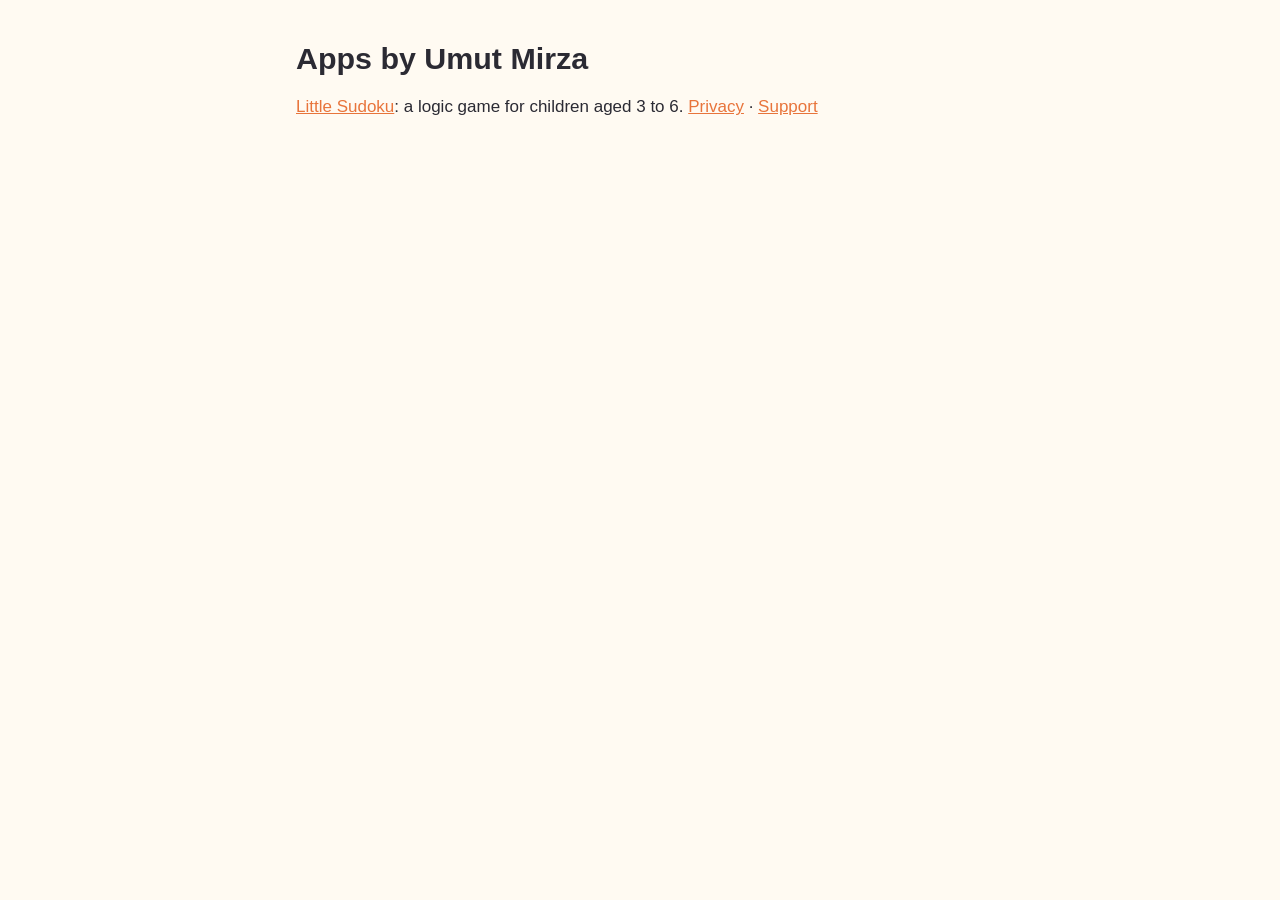
<file: index.html>
<!doctype html>
<html lang="en"><head><meta charset="utf-8"><meta name="viewport" content="width=device-width, initial-scale=1">
<title>Umut Mirza Apps</title><link rel="stylesheet" href="little-sudoku/style.css"></head>
<body><main>
<h1>Apps by Umut Mirza</h1>
<p><a href="little-sudoku/">Little Sudoku</a>: a logic game for children aged 3 to 6. <a href="little-sudoku/privacy.html">Privacy</a> · <a href="little-sudoku/support.html">Support</a></p>
</main></body></html>
</file>
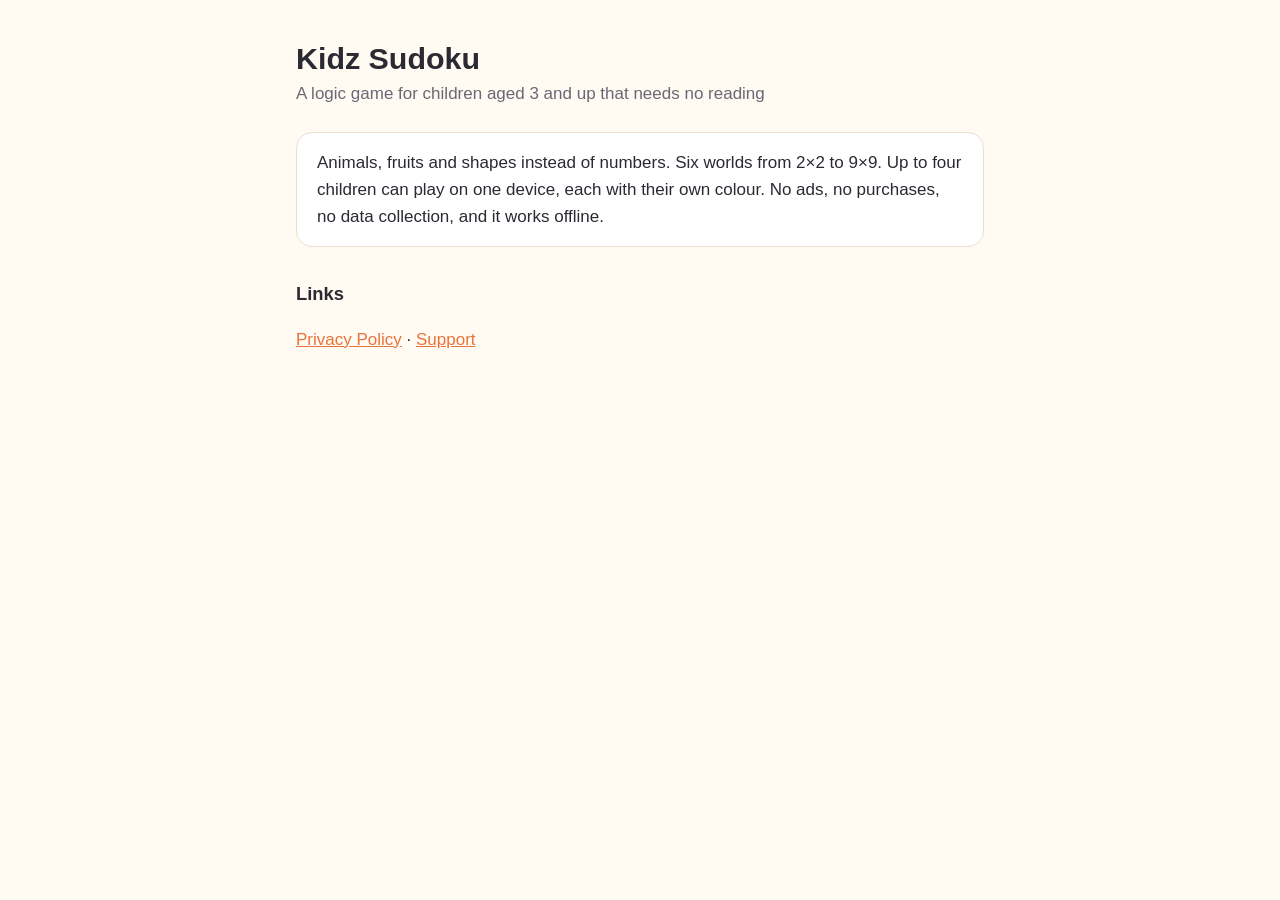
<file: little-sudoku/index.html>
<!doctype html>
<html lang="en"><head><meta charset="utf-8"><meta name="viewport" content="width=device-width, initial-scale=1">
<title>Kidz Sudoku</title><link rel="stylesheet" href="style.css"></head>
<body><main>
<h1>Kidz Sudoku</h1>
<p class="meta">A logic game for children aged 3 and up that needs no reading</p>
<div class="card">Animals, fruits and shapes instead of numbers. Six worlds from 2×2 to 9×9. Up to four children can play on one device, each with their own colour. No ads, no purchases, no data collection, and it works offline.</div>
<h2>Links</h2>
<p><a href="privacy.html">Privacy Policy</a> · <a href="support.html">Support</a></p>
</main></body></html>
</file>
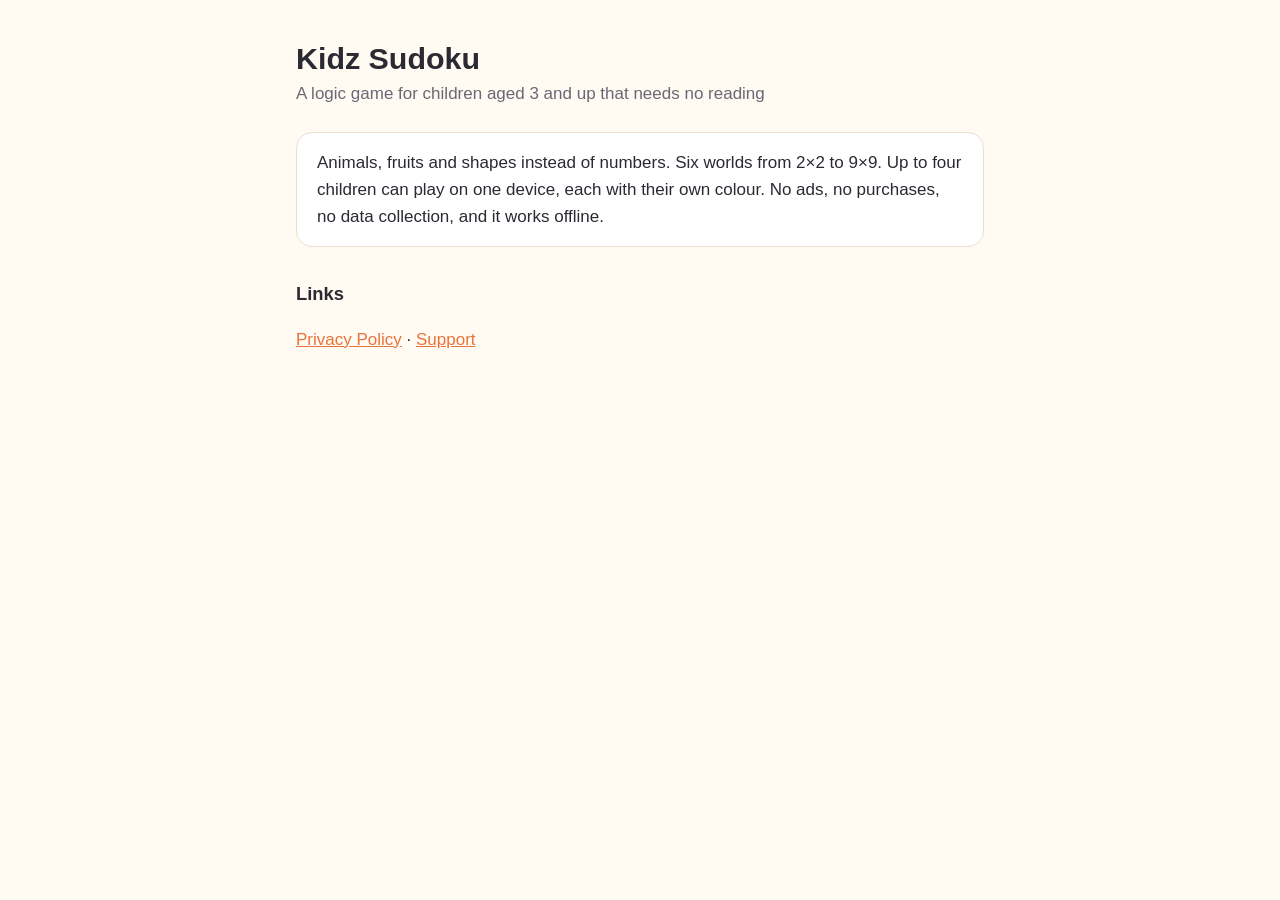
<file: sudoku-kids/index.html>
<!doctype html><html lang="en"><head><meta charset="utf-8"><title>Little Sudoku</title><meta http-equiv="refresh" content="0; url=/little-sudoku/"><link rel="canonical" href="https://umirza00.github.io/little-sudoku/"></head><body><p>This page moved to <a href="/little-sudoku/">Little Sudoku</a>.</p></body></html>
</file>
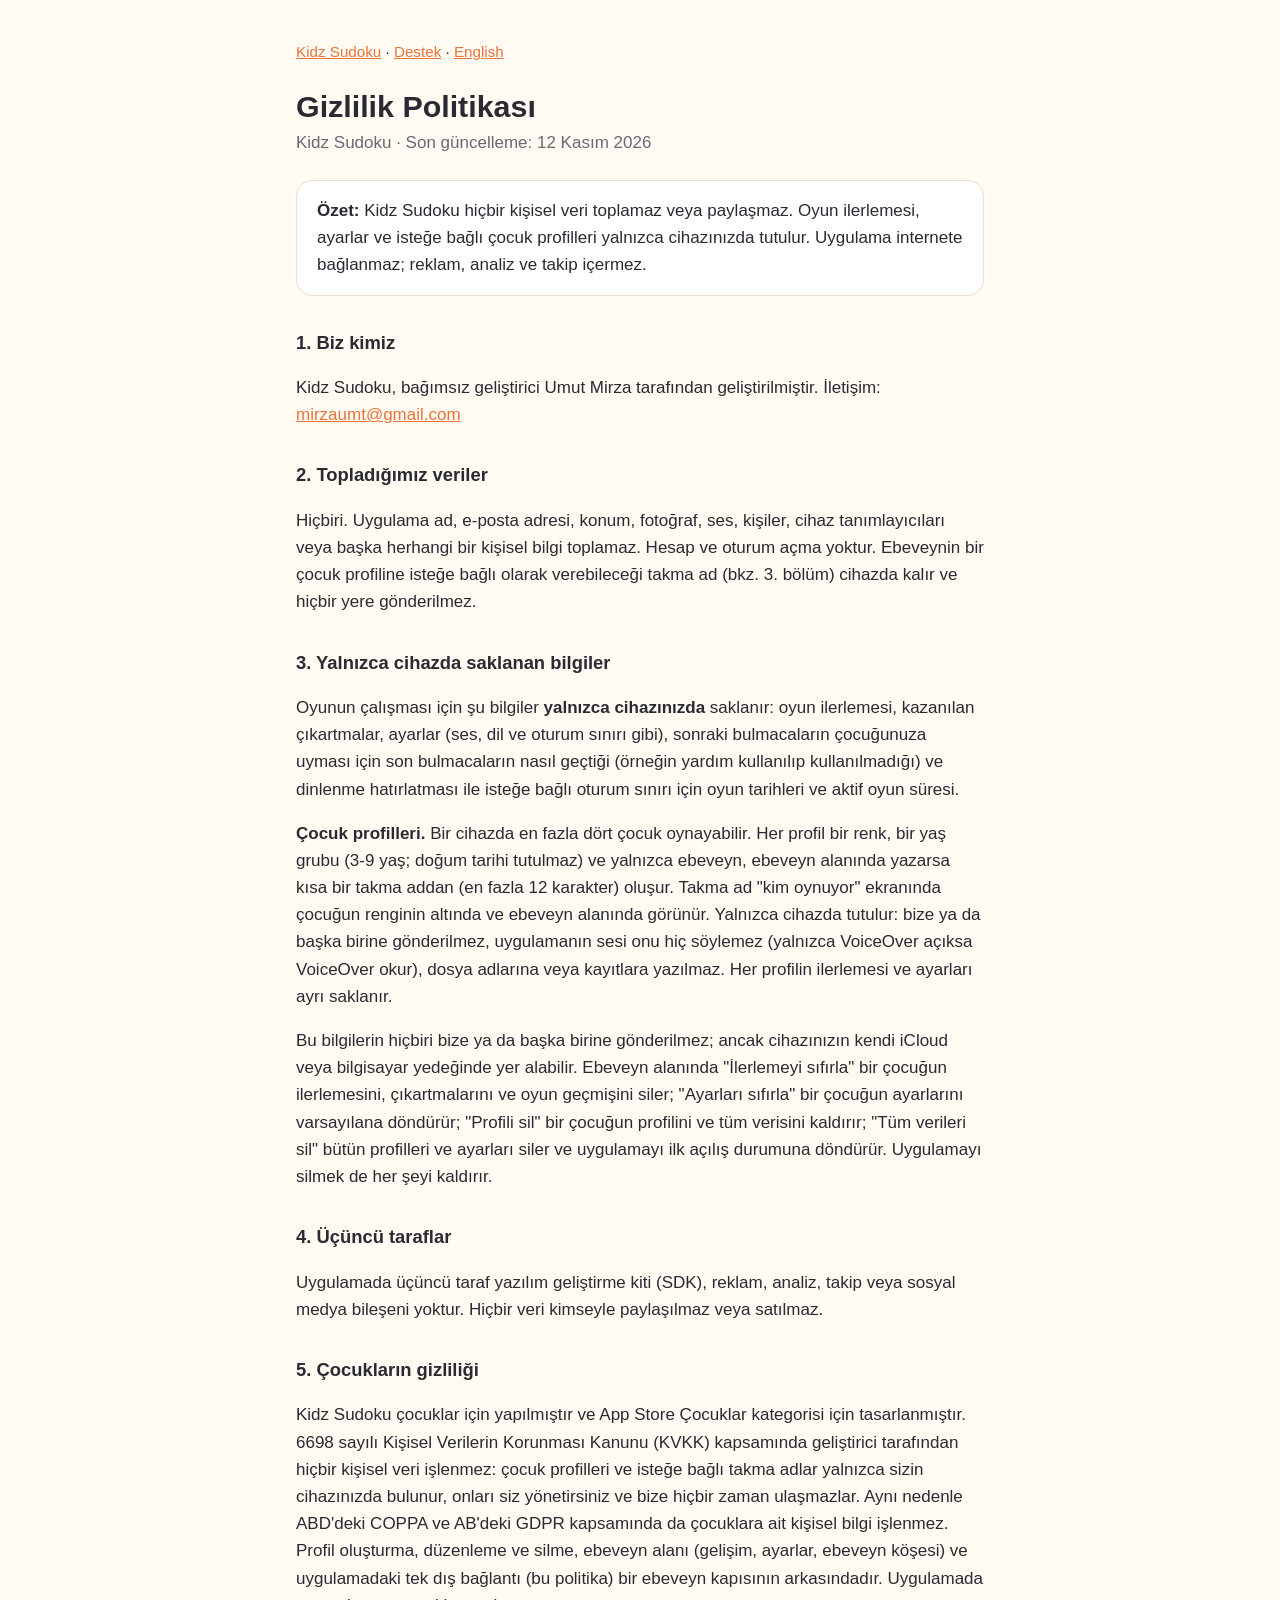
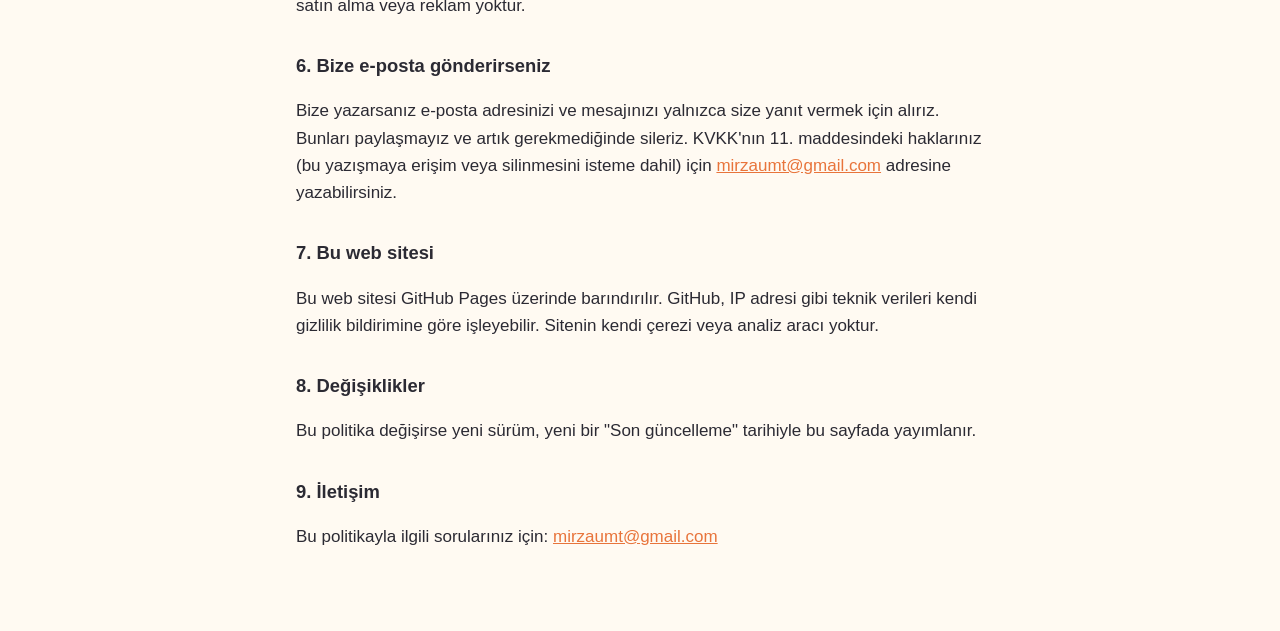
<file: little-sudoku/privacy-tr.html>
<!doctype html>
<html lang="tr"><head><meta charset="utf-8"><meta name="viewport" content="width=device-width, initial-scale=1">
<title>Kidz Sudoku Gizlilik Politikası</title><link rel="stylesheet" href="style.css"></head>
<body><main>
<nav><a href="./">Kidz Sudoku</a> · <a href="support.html">Destek</a> · <a href="privacy.html" hreflang="en">English</a></nav>
<h1>Gizlilik Politikası</h1>
<p class="meta">Kidz Sudoku · Son güncelleme: 12 Kasım 2026</p>
<div class="card"><strong>Özet:</strong> Kidz Sudoku hiçbir kişisel veri toplamaz veya paylaşmaz. Oyun ilerlemesi, ayarlar ve isteğe bağlı çocuk profilleri yalnızca cihazınızda tutulur. Uygulama internete bağlanmaz; reklam, analiz ve takip içermez.</div>

<h2>1. Biz kimiz</h2>
<p>Kidz Sudoku, bağımsız geliştirici Umut Mirza tarafından geliştirilmiştir. İletişim: <a href="mailto:mirzaumt@gmail.com">mirzaumt@gmail.com</a></p>

<h2>2. Topladığımız veriler</h2>
<p>Hiçbiri. Uygulama ad, e-posta adresi, konum, fotoğraf, ses, kişiler, cihaz tanımlayıcıları veya başka herhangi bir kişisel bilgi toplamaz. Hesap ve oturum açma yoktur. Ebeveynin bir çocuk profiline isteğe bağlı olarak verebileceği takma ad (bkz. 3. bölüm) cihazda kalır ve hiçbir yere gönderilmez.</p>

<h2>3. Yalnızca cihazda saklanan bilgiler</h2>
<p>Oyunun çalışması için şu bilgiler <strong>yalnızca cihazınızda</strong> saklanır: oyun ilerlemesi, kazanılan çıkartmalar, ayarlar (ses, dil ve oturum sınırı gibi), sonraki bulmacaların çocuğunuza uyması için son bulmacaların nasıl geçtiği (örneğin yardım kullanılıp kullanılmadığı) ve dinlenme hatırlatması ile isteğe bağlı oturum sınırı için oyun tarihleri ve aktif oyun süresi.</p>
<p><strong>Çocuk profilleri.</strong> Bir cihazda en fazla dört çocuk oynayabilir. Her profil bir renk, bir yaş grubu (3-9 yaş; doğum tarihi tutulmaz) ve yalnızca ebeveyn, ebeveyn alanında yazarsa kısa bir takma addan (en fazla 12 karakter) oluşur. Takma ad "kim oynuyor" ekranında çocuğun renginin altında ve ebeveyn alanında görünür. Yalnızca cihazda tutulur: bize ya da başka birine gönderilmez, uygulamanın sesi onu hiç söylemez (yalnızca VoiceOver açıksa VoiceOver okur), dosya adlarına veya kayıtlara yazılmaz. Her profilin ilerlemesi ve ayarları ayrı saklanır.</p>
<p>Bu bilgilerin hiçbiri bize ya da başka birine gönderilmez; ancak cihazınızın kendi iCloud veya bilgisayar yedeğinde yer alabilir. Ebeveyn alanında "İlerlemeyi sıfırla" bir çocuğun ilerlemesini, çıkartmalarını ve oyun geçmişini siler; "Ayarları sıfırla" bir çocuğun ayarlarını varsayılana döndürür; "Profili sil" bir çocuğun profilini ve tüm verisini kaldırır; "Tüm verileri sil" bütün profilleri ve ayarları siler ve uygulamayı ilk açılış durumuna döndürür. Uygulamayı silmek de her şeyi kaldırır.</p>

<h2>4. Üçüncü taraflar</h2>
<p>Uygulamada üçüncü taraf yazılım geliştirme kiti (SDK), reklam, analiz, takip veya sosyal medya bileşeni yoktur. Hiçbir veri kimseyle paylaşılmaz veya satılmaz.</p>

<h2>5. Çocukların gizliliği</h2>
<p>Kidz Sudoku çocuklar için yapılmıştır ve App Store Çocuklar kategorisi için tasarlanmıştır. 6698 sayılı Kişisel Verilerin Korunması Kanunu (KVKK) kapsamında geliştirici tarafından hiçbir kişisel veri işlenmez: çocuk profilleri ve isteğe bağlı takma adlar yalnızca sizin cihazınızda bulunur, onları siz yönetirsiniz ve bize hiçbir zaman ulaşmazlar. Aynı nedenle ABD'deki COPPA ve AB'deki GDPR kapsamında da çocuklara ait kişisel bilgi işlenmez. Profil oluşturma, düzenleme ve silme, ebeveyn alanı (gelişim, ayarlar, ebeveyn köşesi) ve uygulamadaki tek dış bağlantı (bu politika) bir ebeveyn kapısının arkasındadır. Uygulamada satın alma veya reklam yoktur.</p>

<h2>6. Bize e-posta gönderirseniz</h2>
<p>Bize yazarsanız e-posta adresinizi ve mesajınızı yalnızca size yanıt vermek için alırız. Bunları paylaşmayız ve artık gerekmediğinde sileriz. KVKK'nın 11. maddesindeki haklarınız (bu yazışmaya erişim veya silinmesini isteme dahil) için <a href="mailto:mirzaumt@gmail.com">mirzaumt@gmail.com</a> adresine yazabilirsiniz.</p>

<h2>7. Bu web sitesi</h2>
<p>Bu web sitesi GitHub Pages üzerinde barındırılır. GitHub, IP adresi gibi teknik verileri kendi gizlilik bildirimine göre işleyebilir. Sitenin kendi çerezi veya analiz aracı yoktur.</p>

<h2>8. Değişiklikler</h2>
<p>Bu politika değişirse yeni sürüm, yeni bir "Son güncelleme" tarihiyle bu sayfada yayımlanır.</p>

<h2>9. İletişim</h2>
<p>Bu politikayla ilgili sorularınız için: <a href="mailto:mirzaumt@gmail.com">mirzaumt@gmail.com</a></p>
</main></body></html>
</file>
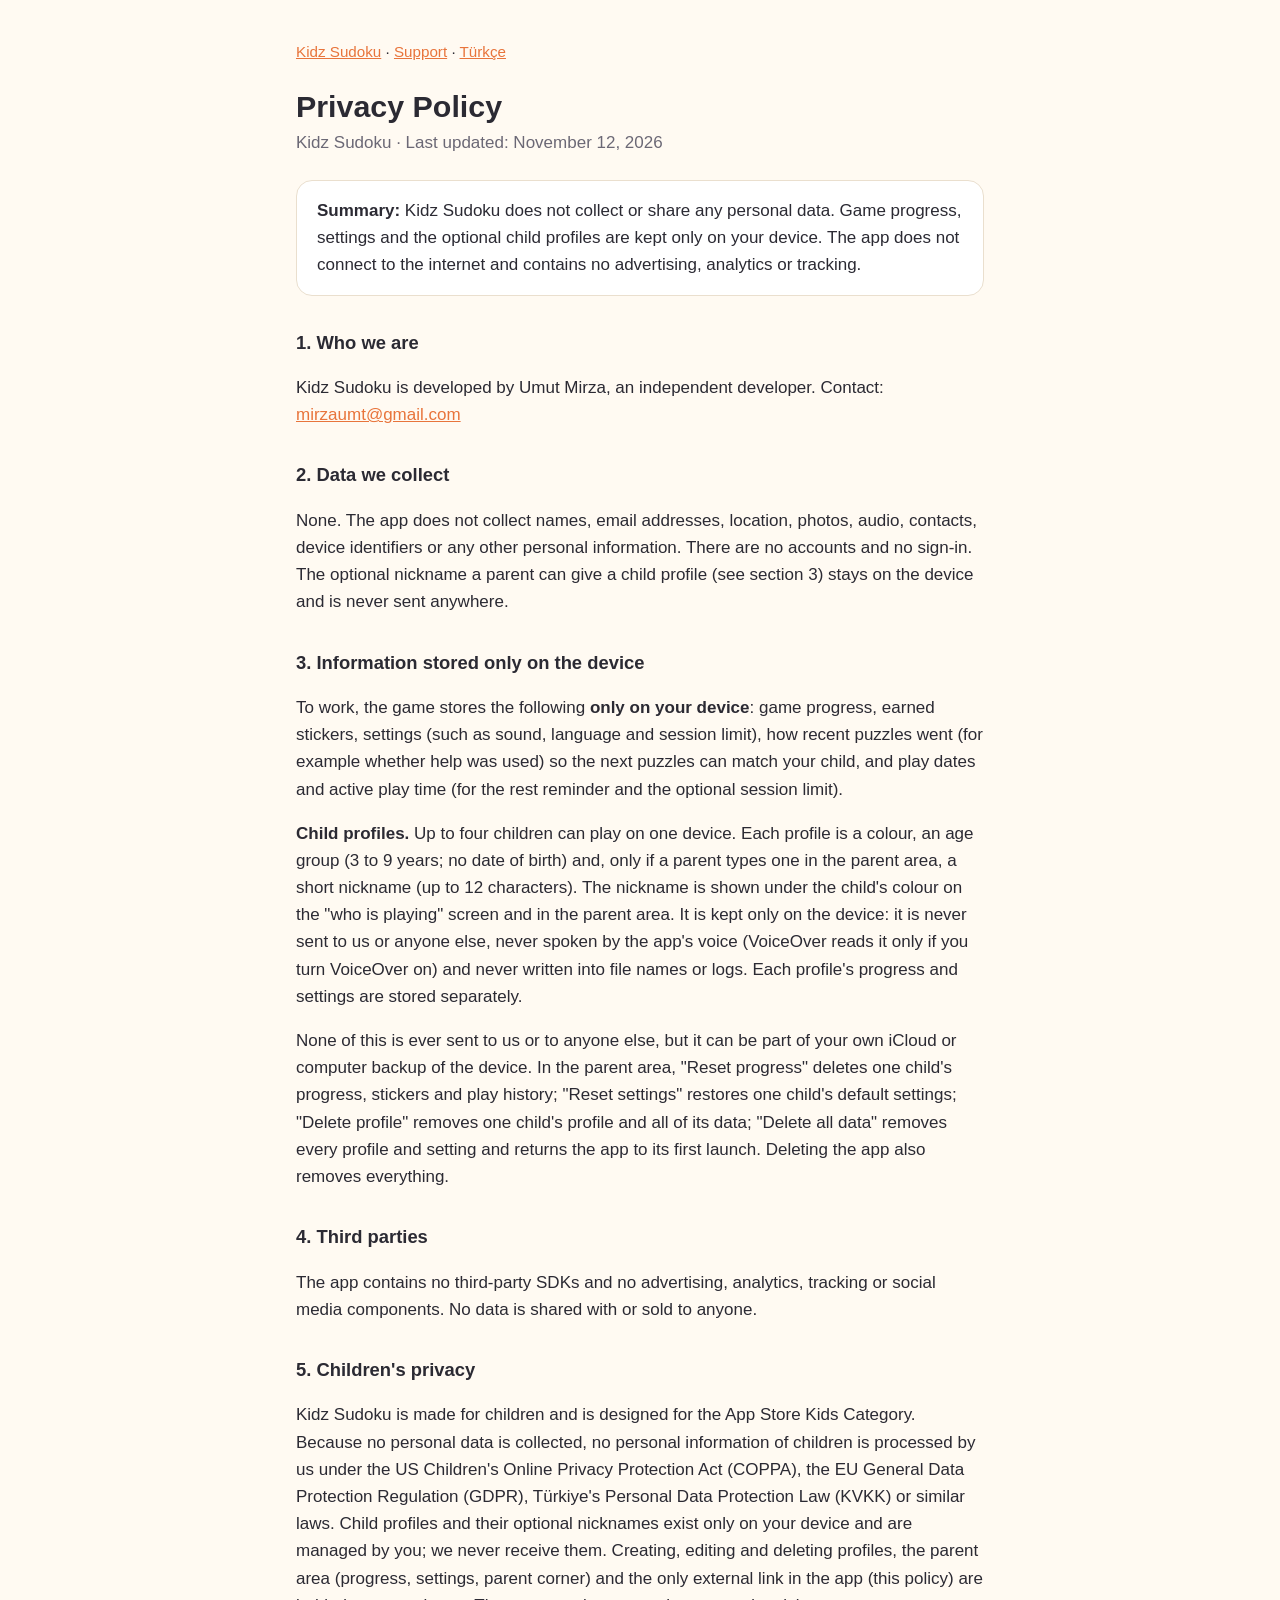
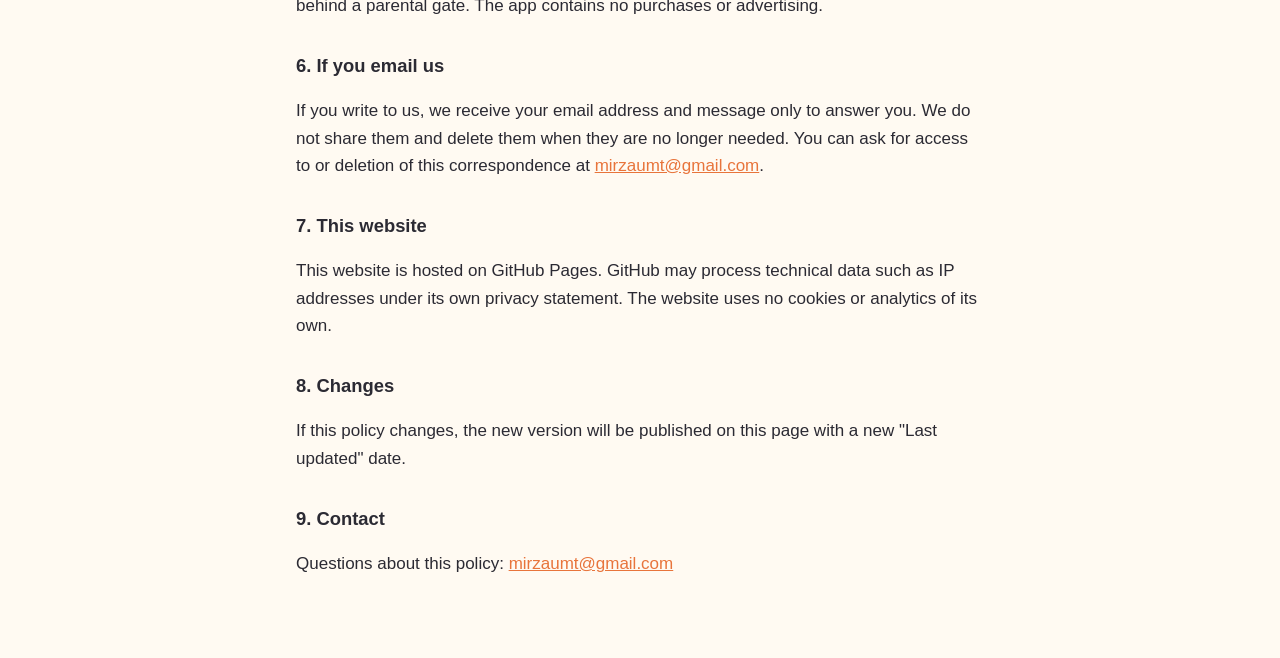
<file: little-sudoku/privacy.html>
<!doctype html>
<html lang="en"><head><meta charset="utf-8"><meta name="viewport" content="width=device-width, initial-scale=1">
<title>Kidz Sudoku Privacy Policy</title><link rel="stylesheet" href="style.css"></head>
<body><main>
<nav><a href="./">Kidz Sudoku</a> · <a href="support.html">Support</a> · <a href="privacy-tr.html" hreflang="tr">Türkçe</a></nav>
<h1>Privacy Policy</h1>
<p class="meta">Kidz Sudoku · Last updated: November 12, 2026</p>
<div class="card"><strong>Summary:</strong> Kidz Sudoku does not collect or share any personal data. Game progress, settings and the optional child profiles are kept only on your device. The app does not connect to the internet and contains no advertising, analytics or tracking.</div>

<h2>1. Who we are</h2>
<p>Kidz Sudoku is developed by Umut Mirza, an independent developer. Contact: <a href="mailto:mirzaumt@gmail.com">mirzaumt@gmail.com</a></p>

<h2>2. Data we collect</h2>
<p>None. The app does not collect names, email addresses, location, photos, audio, contacts, device identifiers or any other personal information. There are no accounts and no sign-in. The optional nickname a parent can give a child profile (see section 3) stays on the device and is never sent anywhere.</p>

<h2>3. Information stored only on the device</h2>
<p>To work, the game stores the following <strong>only on your device</strong>: game progress, earned stickers, settings (such as sound, language and session limit), how recent puzzles went (for example whether help was used) so the next puzzles can match your child, and play dates and active play time (for the rest reminder and the optional session limit).</p>
<p><strong>Child profiles.</strong> Up to four children can play on one device. Each profile is a colour, an age group (3 to 9 years; no date of birth) and, only if a parent types one in the parent area, a short nickname (up to 12 characters). The nickname is shown under the child's colour on the "who is playing" screen and in the parent area. It is kept only on the device: it is never sent to us or anyone else, never spoken by the app's voice (VoiceOver reads it only if you turn VoiceOver on) and never written into file names or logs. Each profile's progress and settings are stored separately.</p>
<p>None of this is ever sent to us or to anyone else, but it can be part of your own iCloud or computer backup of the device. In the parent area, "Reset progress" deletes one child's progress, stickers and play history; "Reset settings" restores one child's default settings; "Delete profile" removes one child's profile and all of its data; "Delete all data" removes every profile and setting and returns the app to its first launch. Deleting the app also removes everything.</p>

<h2>4. Third parties</h2>
<p>The app contains no third-party SDKs and no advertising, analytics, tracking or social media components. No data is shared with or sold to anyone.</p>

<h2>5. Children's privacy</h2>
<p>Kidz Sudoku is made for children and is designed for the App Store Kids Category. Because no personal data is collected, no personal information of children is processed by us under the US Children's Online Privacy Protection Act (COPPA), the EU General Data Protection Regulation (GDPR), Türkiye's Personal Data Protection Law (KVKK) or similar laws. Child profiles and their optional nicknames exist only on your device and are managed by you; we never receive them. Creating, editing and deleting profiles, the parent area (progress, settings, parent corner) and the only external link in the app (this policy) are behind a parental gate. The app contains no purchases or advertising.</p>

<h2>6. If you email us</h2>
<p>If you write to us, we receive your email address and message only to answer you. We do not share them and delete them when they are no longer needed. You can ask for access to or deletion of this correspondence at <a href="mailto:mirzaumt@gmail.com">mirzaumt@gmail.com</a>.</p>

<h2>7. This website</h2>
<p>This website is hosted on GitHub Pages. GitHub may process technical data such as IP addresses under its own privacy statement. The website uses no cookies or analytics of its own.</p>

<h2>8. Changes</h2>
<p>If this policy changes, the new version will be published on this page with a new "Last updated" date.</p>

<h2>9. Contact</h2>
<p>Questions about this policy: <a href="mailto:mirzaumt@gmail.com">mirzaumt@gmail.com</a></p>
</main></body></html>
</file>
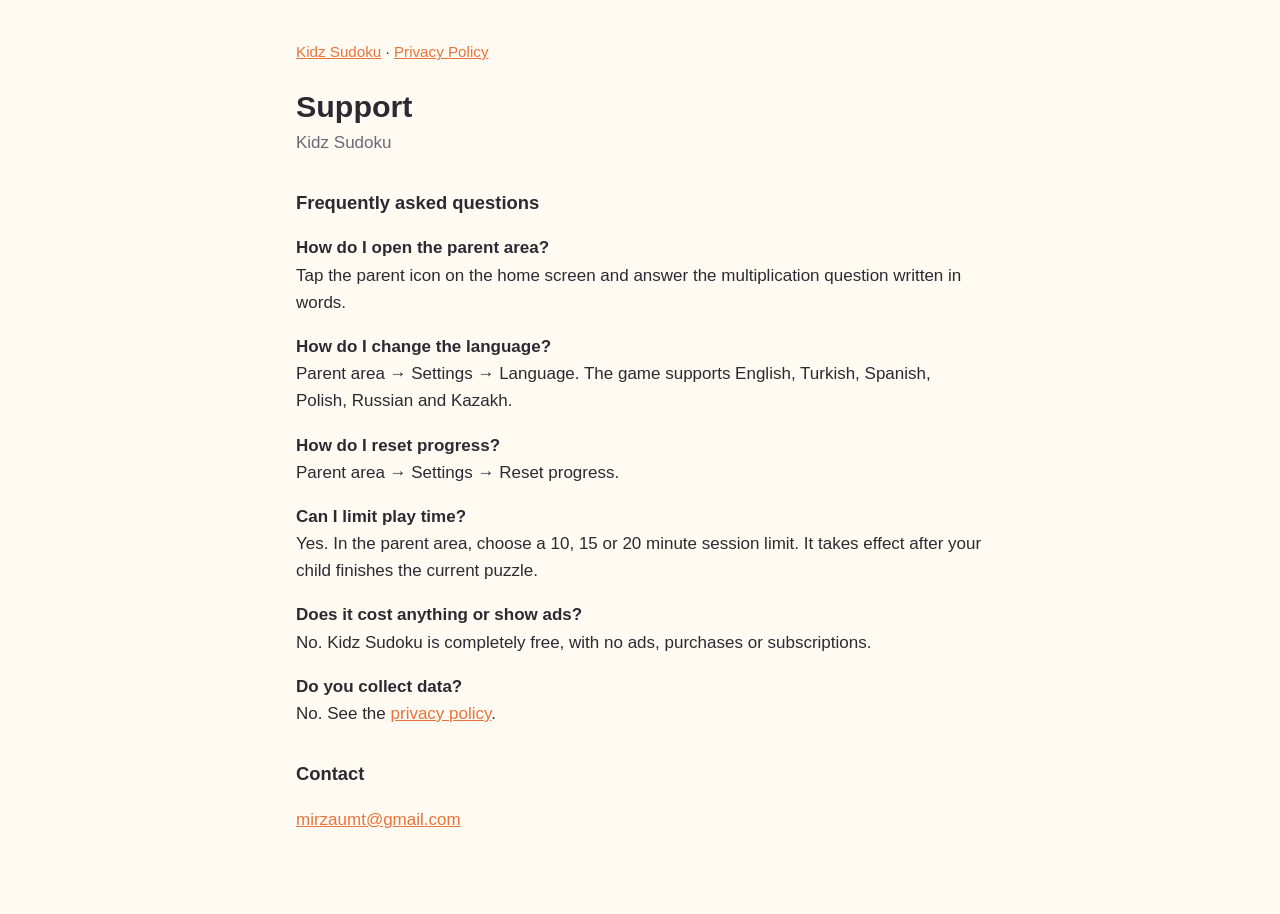
<file: little-sudoku/support.html>
<!doctype html>
<html lang="en"><head><meta charset="utf-8"><meta name="viewport" content="width=device-width, initial-scale=1">
<title>Kidz Sudoku Support</title><link rel="stylesheet" href="style.css"></head>
<body><main>
<nav><a href="./">Kidz Sudoku</a> · <a href="privacy.html">Privacy Policy</a></nav>
<h1>Support</h1>
<p class="meta">Kidz Sudoku</p>

<h2>Frequently asked questions</h2>
<p><strong>How do I open the parent area?</strong><br>Tap the parent icon on the home screen and answer the multiplication question written in words.</p>
<p><strong>How do I change the language?</strong><br>Parent area → Settings → Language. The game supports English, Turkish, Spanish, Polish, Russian and Kazakh.</p>
<p><strong>How do I reset progress?</strong><br>Parent area → Settings → Reset progress.</p>
<p><strong>Can I limit play time?</strong><br>Yes. In the parent area, choose a 10, 15 or 20 minute session limit. It takes effect after your child finishes the current puzzle.</p>
<p><strong>Does it cost anything or show ads?</strong><br>No. Kidz Sudoku is completely free, with no ads, purchases or subscriptions.</p>
<p><strong>Do you collect data?</strong><br>No. See the <a href="privacy.html">privacy policy</a>.</p>

<h2>Contact</h2>
<p><a href="mailto:mirzaumt@gmail.com">mirzaumt@gmail.com</a></p>
</main></body></html>
</file>
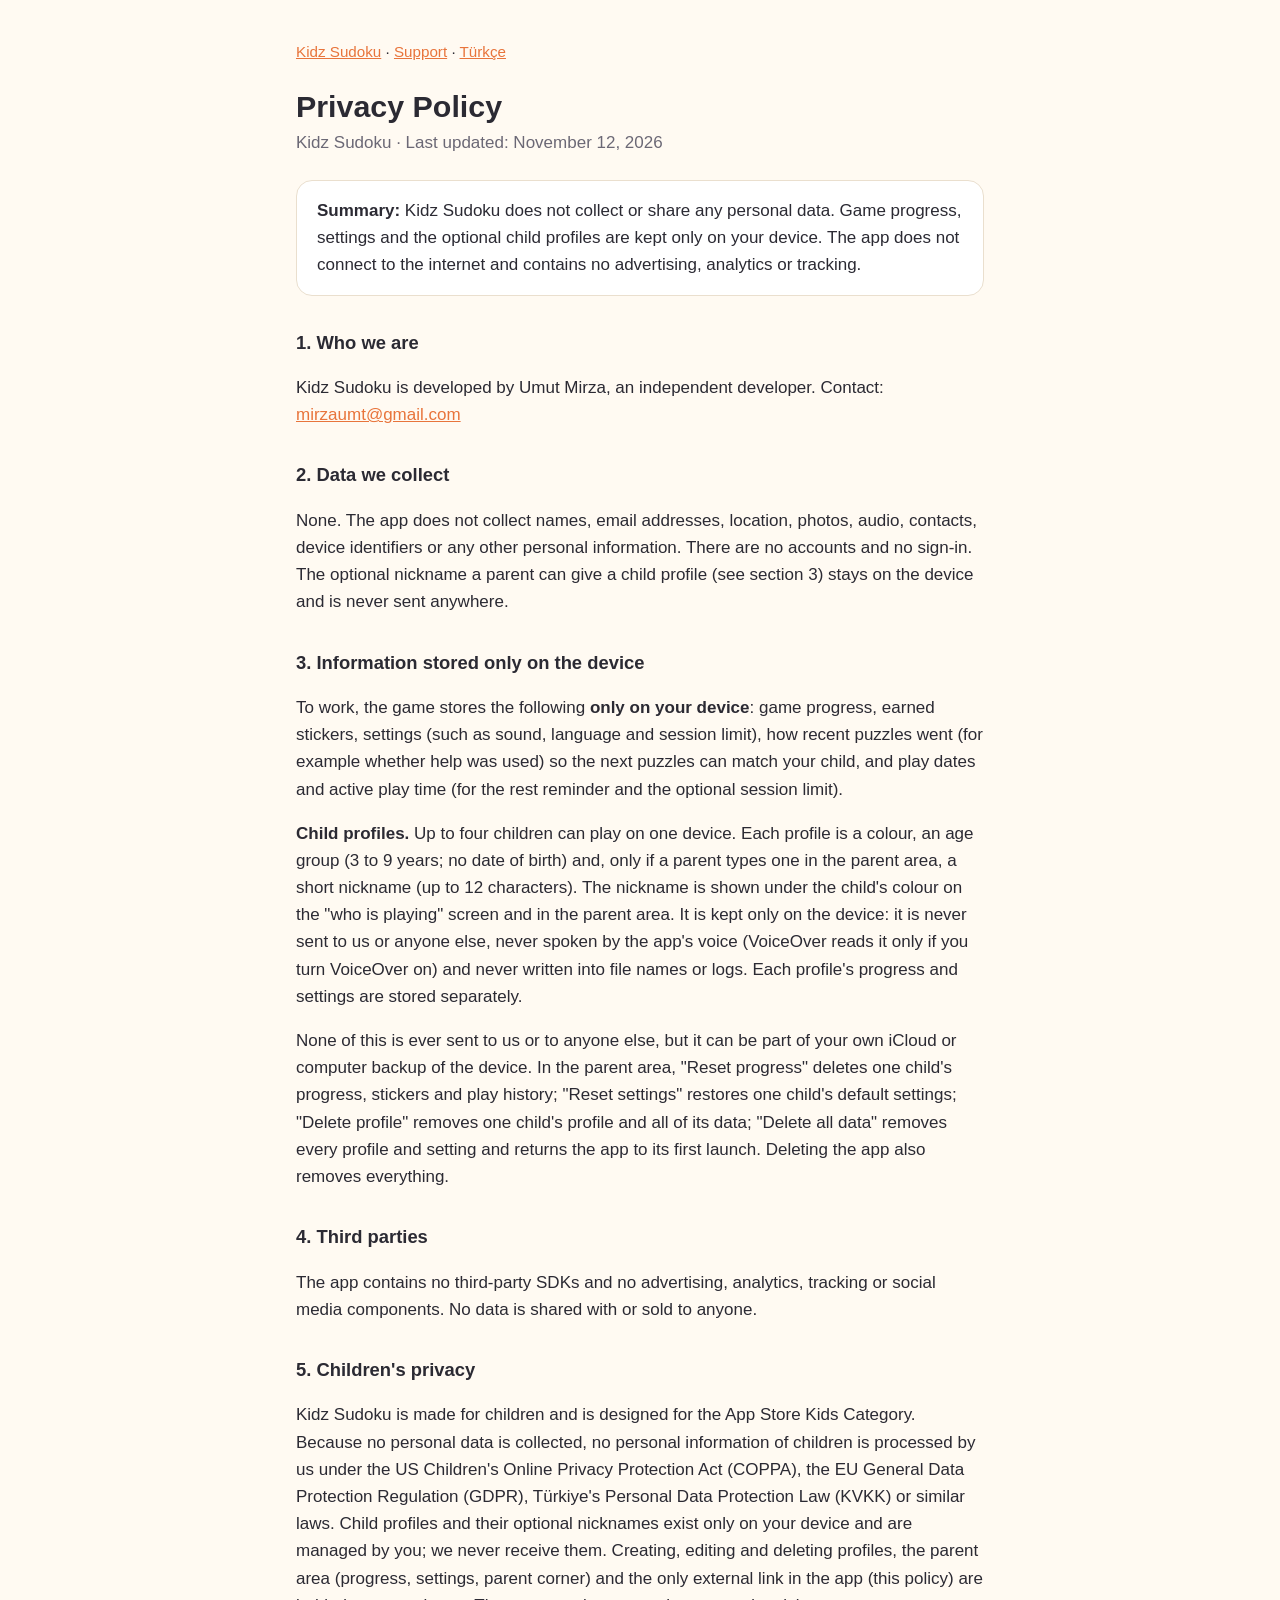
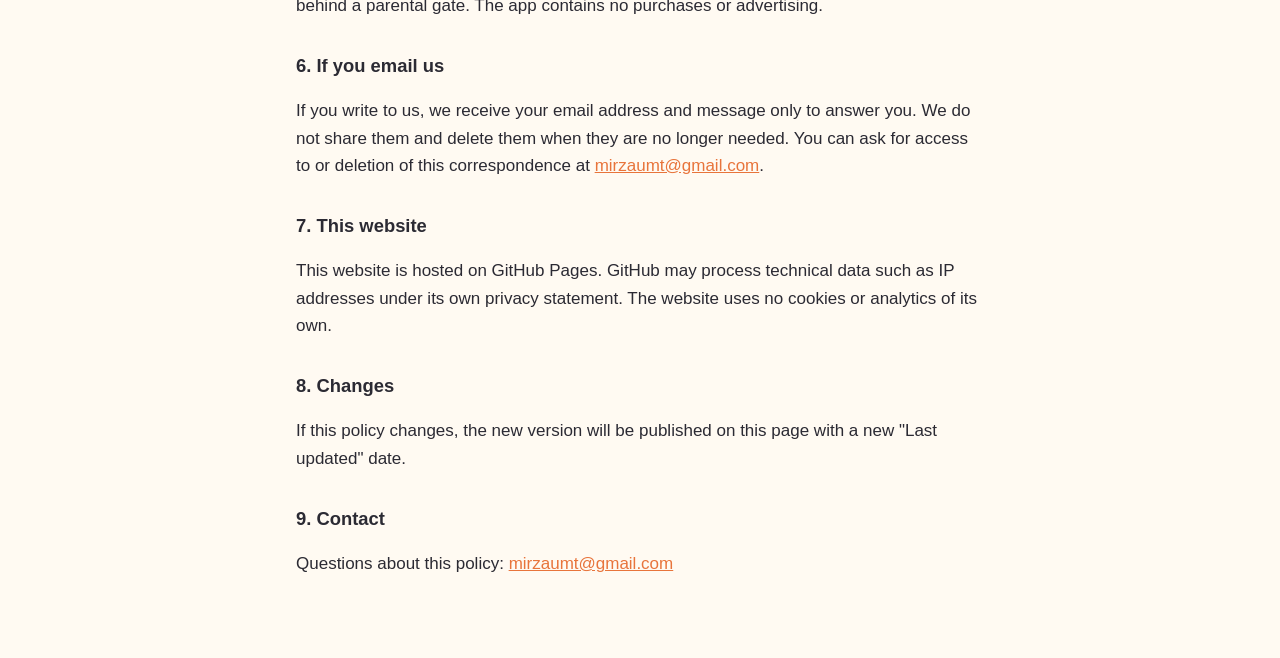
<file: sudoku-kids/privacy.html>
<!doctype html><html lang="en"><head><meta charset="utf-8"><title>Little Sudoku</title><meta http-equiv="refresh" content="0; url=/little-sudoku/privacy.html"><link rel="canonical" href="https://umirza00.github.io/little-sudoku/privacy.html"></head><body><p>This page moved to <a href="/little-sudoku/privacy.html">Little Sudoku</a>.</p></body></html>
</file>
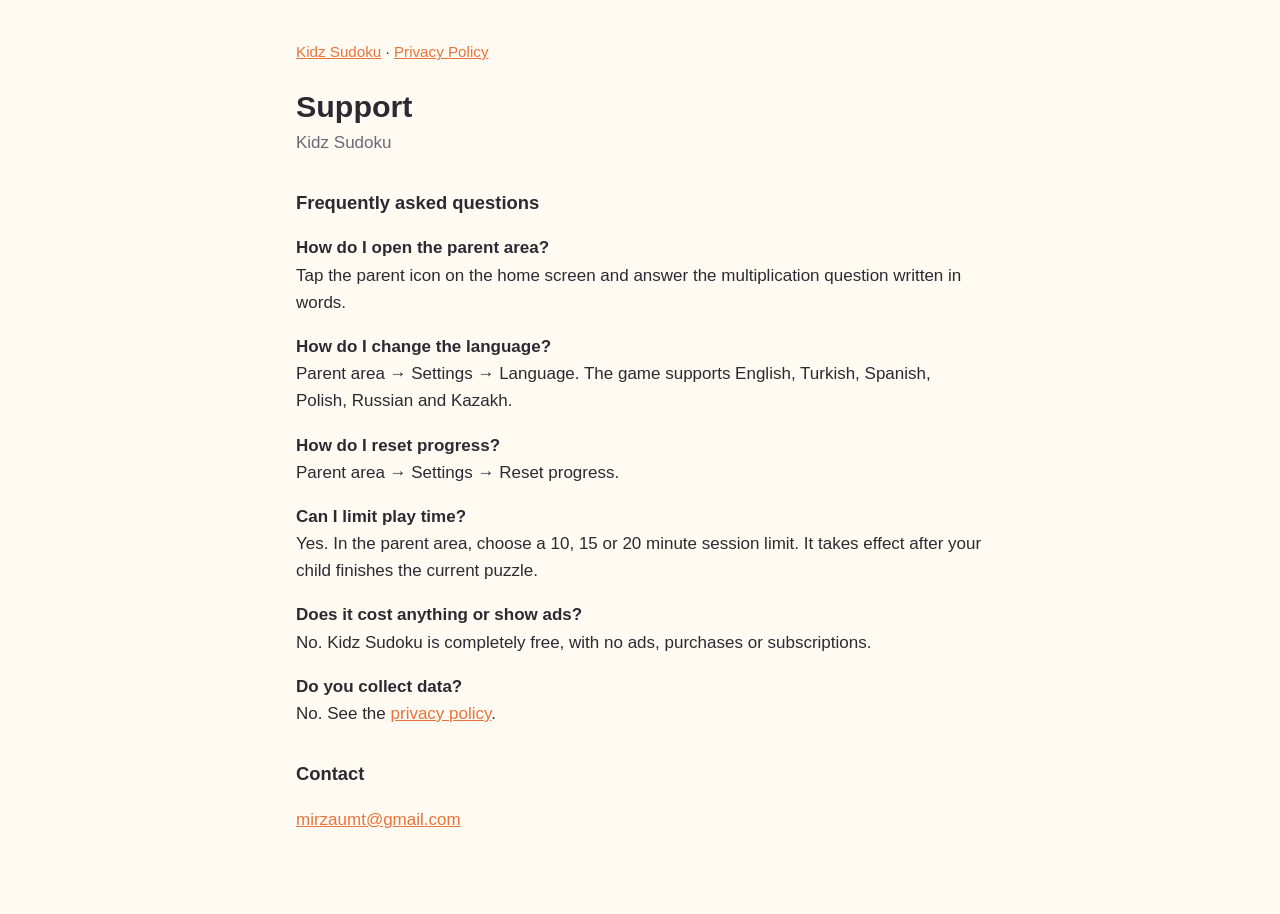
<file: sudoku-kids/support.html>
<!doctype html><html lang="en"><head><meta charset="utf-8"><title>Little Sudoku</title><meta http-equiv="refresh" content="0; url=/little-sudoku/support.html"><link rel="canonical" href="https://umirza00.github.io/little-sudoku/support.html"></head><body><p>This page moved to <a href="/little-sudoku/support.html">Little Sudoku</a>.</p></body></html>
</file>
<file: little-sudoku/style.css>
:root { --bg:#fffaf2; --fg:#2b2a33; --muted:#6b6875; --accent:#e8743b; --card:#ffffff; --line:#eadfce; }
@media (prefers-color-scheme: dark) { :root { --bg:#1d1b22; --fg:#f2eee8; --muted:#b3adbd; --accent:#ff9a62; --card:#26232d; --line:#3a3542; } }
* { box-sizing: border-box; }
body { margin:0; background:var(--bg); color:var(--fg); font:17px/1.6 -apple-system, BlinkMacSystemFont, "Segoe UI", Roboto, sans-serif; }
main { max-width: 720px; margin: 0 auto; padding: 40px 16px 64px; }
h1 { font-size: 1.9rem; line-height:1.2; margin: 0 0 4px; }
h2 { font-size: 1.15rem; margin: 32px 0 8px; }
.meta { color: var(--muted); margin: 0 0 24px; }
.card { background: var(--card); border: 1px solid var(--line); border-radius: 16px; padding: 16px 20px; }
a { color: var(--accent); }
nav { margin-bottom: 24px; font-size: .95rem; }
</file>
